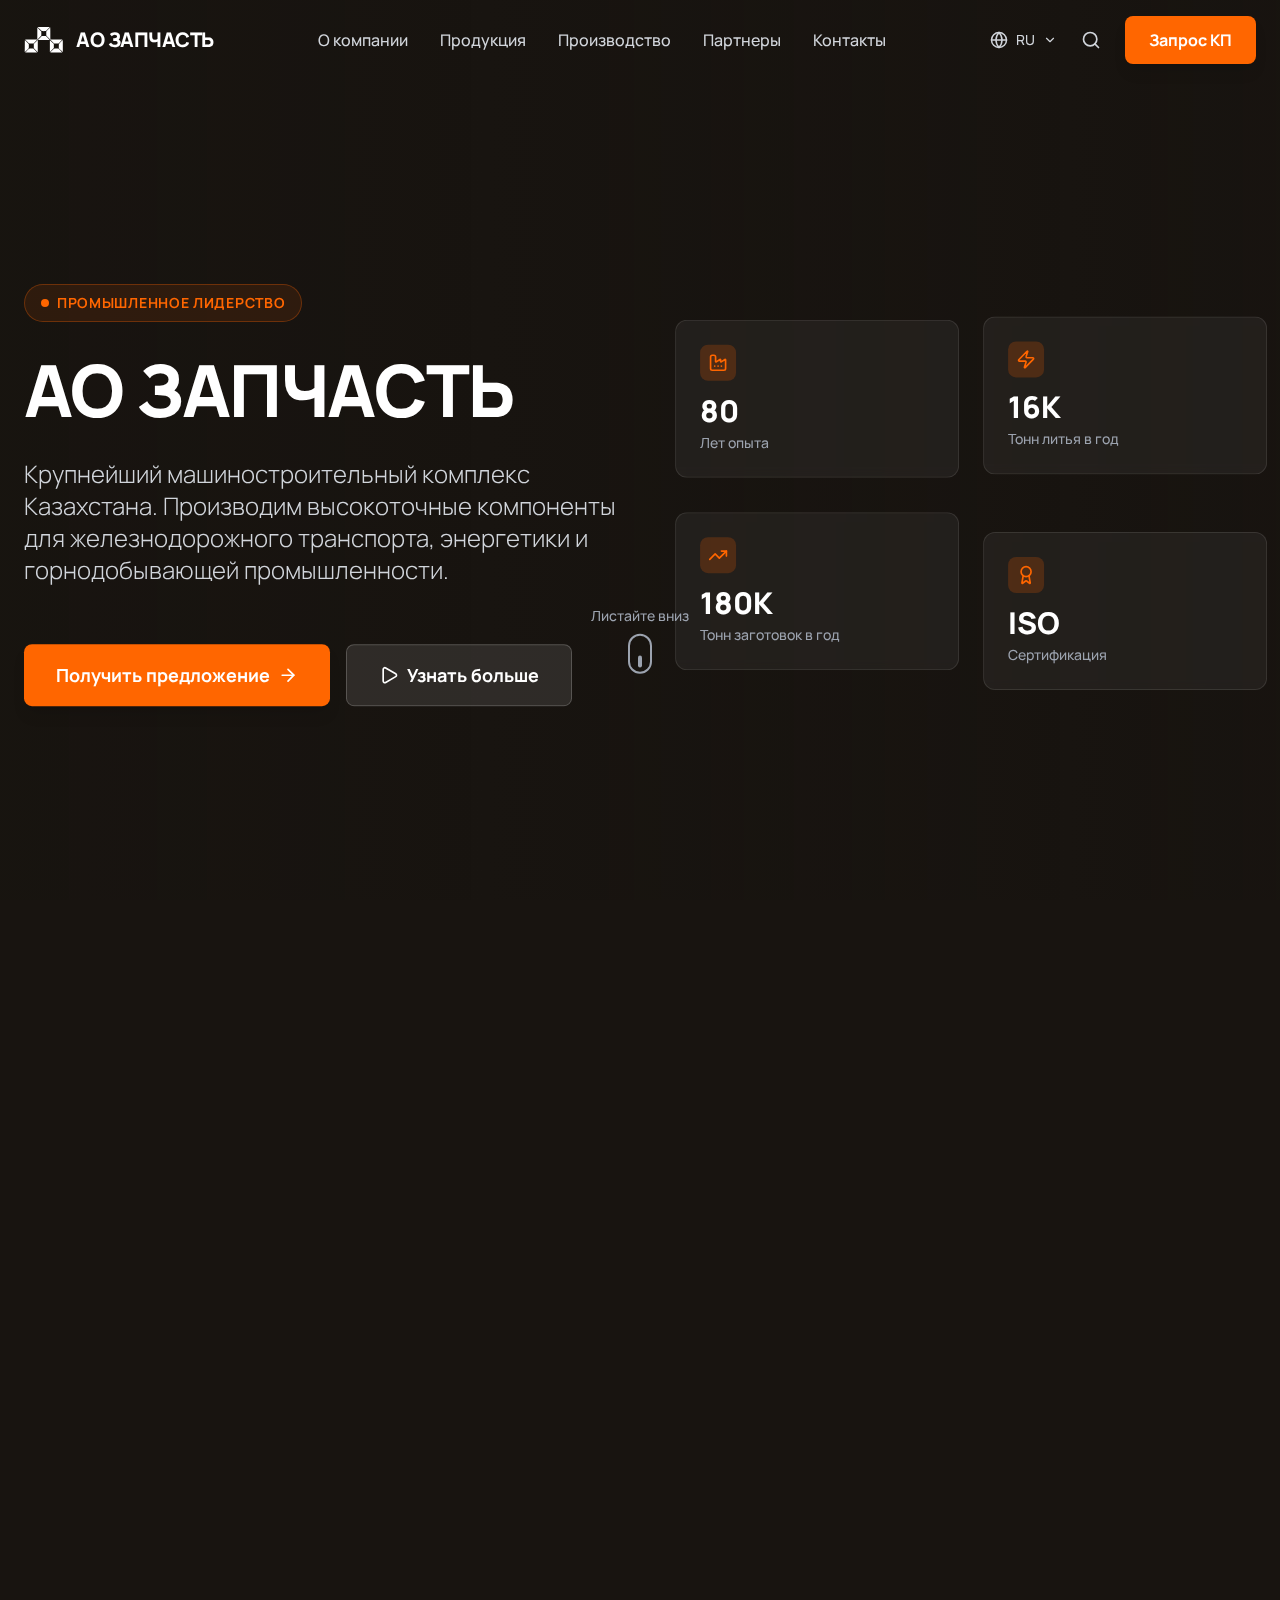
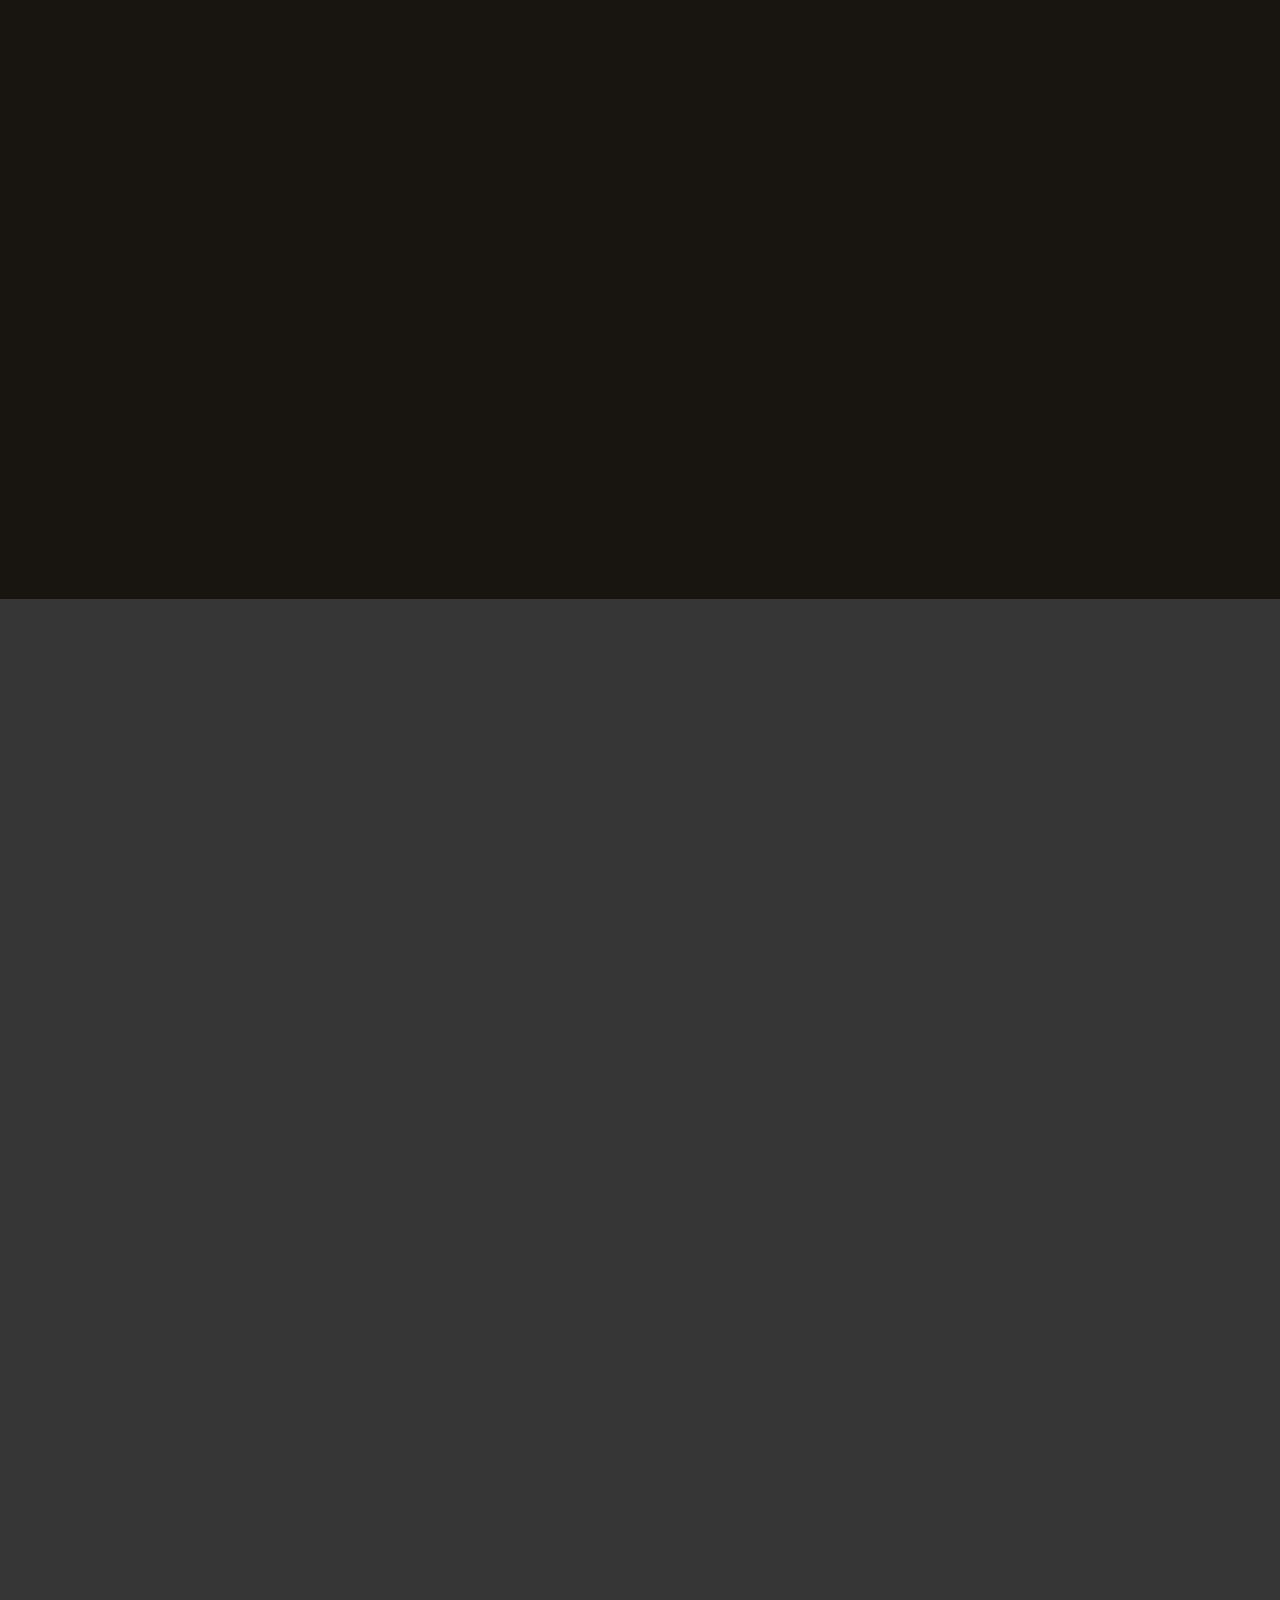
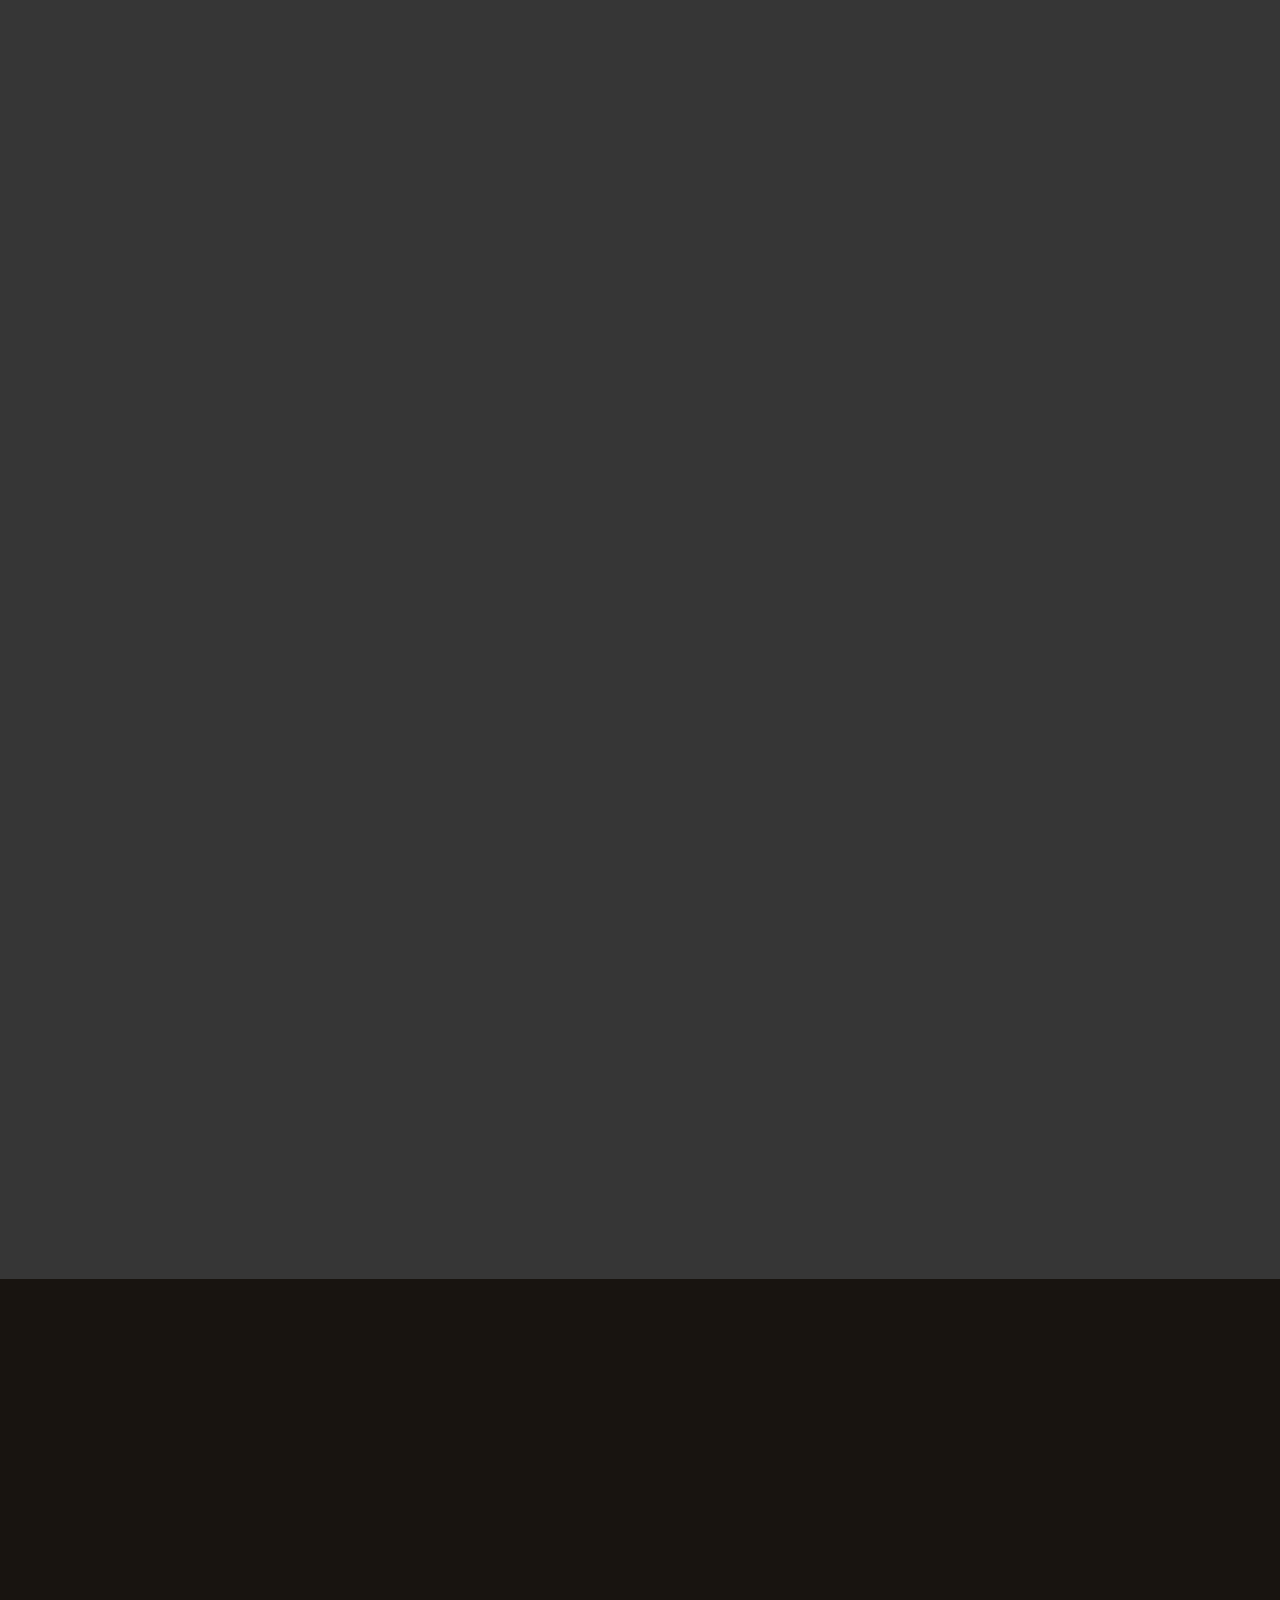
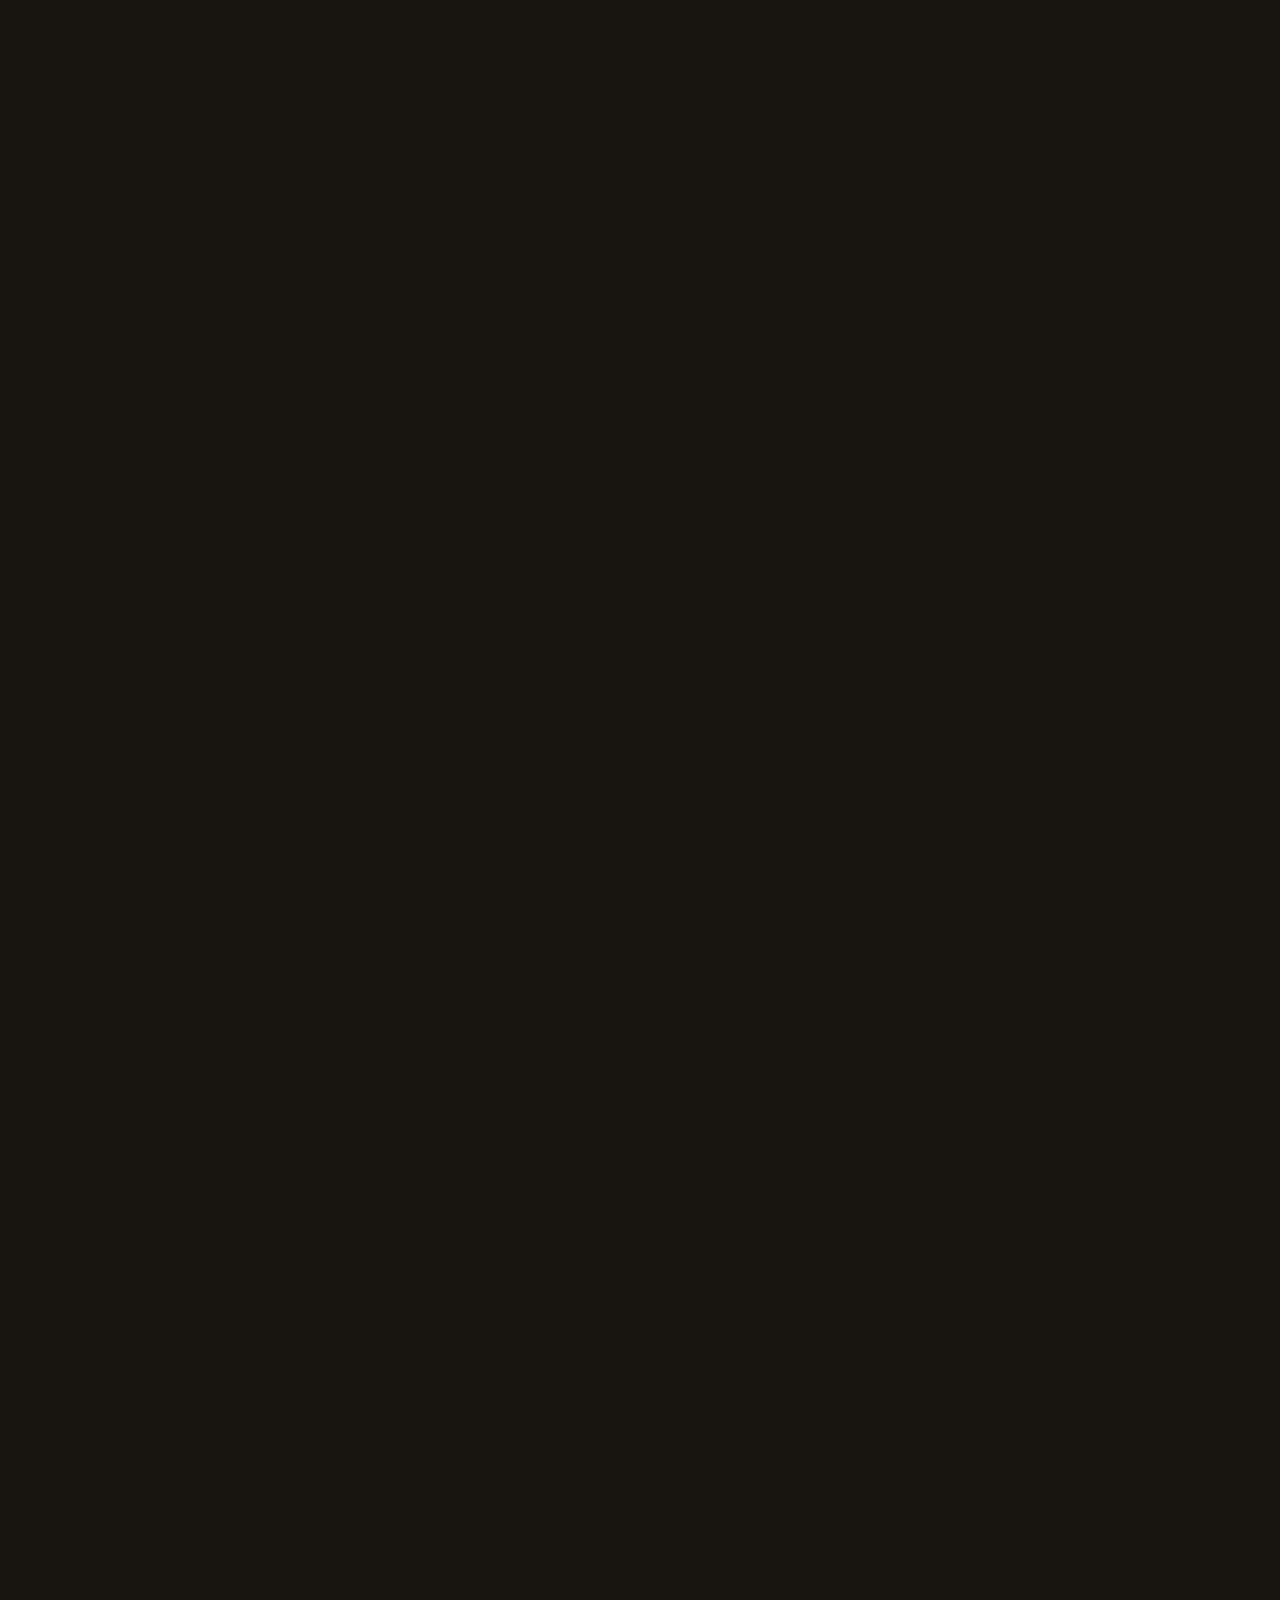
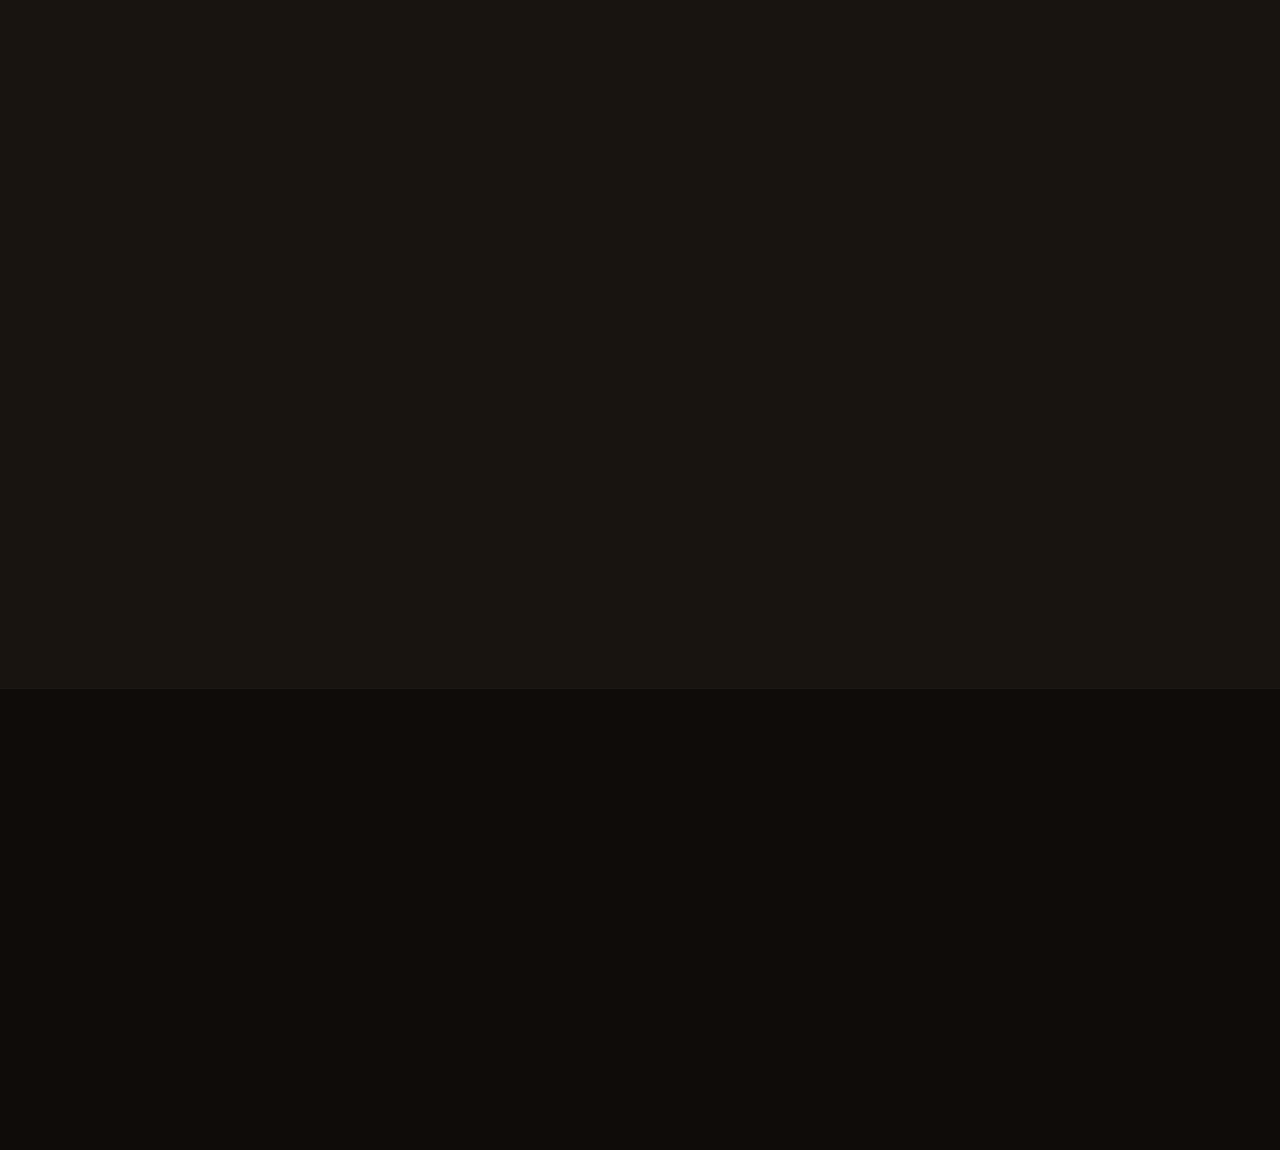
<file: index.html>
<!doctype html>
<html lang="ru" class="dark">
  <head>
    <meta charset="UTF-8" />
    <link rel="icon" type="image/x-icon" href="./favicon.ico" />
    <meta name="viewport" content="width=device-width, initial-scale=1.0" />
    <meta name="description" content="АО Запчасть - крупнейший машиностроительный комплекс Казахстана. Производство компонентов для железнодорожного транспорта, энергетики и горнодобывающей промышленности с 1938 года." />
    <meta name="keywords" content="запчасть, машиностроение, казахстан, железнодорожные компоненты, металлургия, производство" />
    <meta name="author" content="АО Запчасть" />
    
    <!-- Open Graph / Facebook -->
    <meta property="og:type" content="website" />
    <meta property="og:url" content="https://zapchast.kz/" />
    <meta property="og:title" content="АО Запчасть - Промышленное лидерство с 1938 года" />
    <meta property="og:description" content="Крупнейший машиностроительный комплекс Казахстана. Производство высокоточных компонентов для критически важных отраслей экономики." />
    <meta property="og:image" content="/og-image.jpg" />

    <!-- Twitter -->
    <meta property="twitter:card" content="summary_large_image" />
    <meta property="twitter:url" content="https://zapchast.kz/" />
    <meta property="twitter:title" content="АО Запчасть - Промышленное лидерство с 1938 года" />
    <meta property="twitter:description" content="Крупнейший машиностроительный комплекс Казахстана. Производство высокоточных компонентов для критически важных отраслей экономики." />
    <meta property="twitter:image" content="/og-image.jpg" />

    <title>АО Запчасть - Промышленное лидерство с 1938 года</title>
    
    <!-- Preload critical fonts -->
    <link rel="preconnect" href="https://fonts.googleapis.com">
    <link rel="preconnect" href="https://fonts.gstatic.com" crossorigin>
    <script type="module" crossorigin src="./assets/index-CcqfeFT3.js"></script>
    <link rel="stylesheet" crossorigin href="./assets/index-I5ThQ0VI.css">
  </head>
  <body class="bg-background-dark">
    <div id="root"></div>
  </body>
</html>
</file>
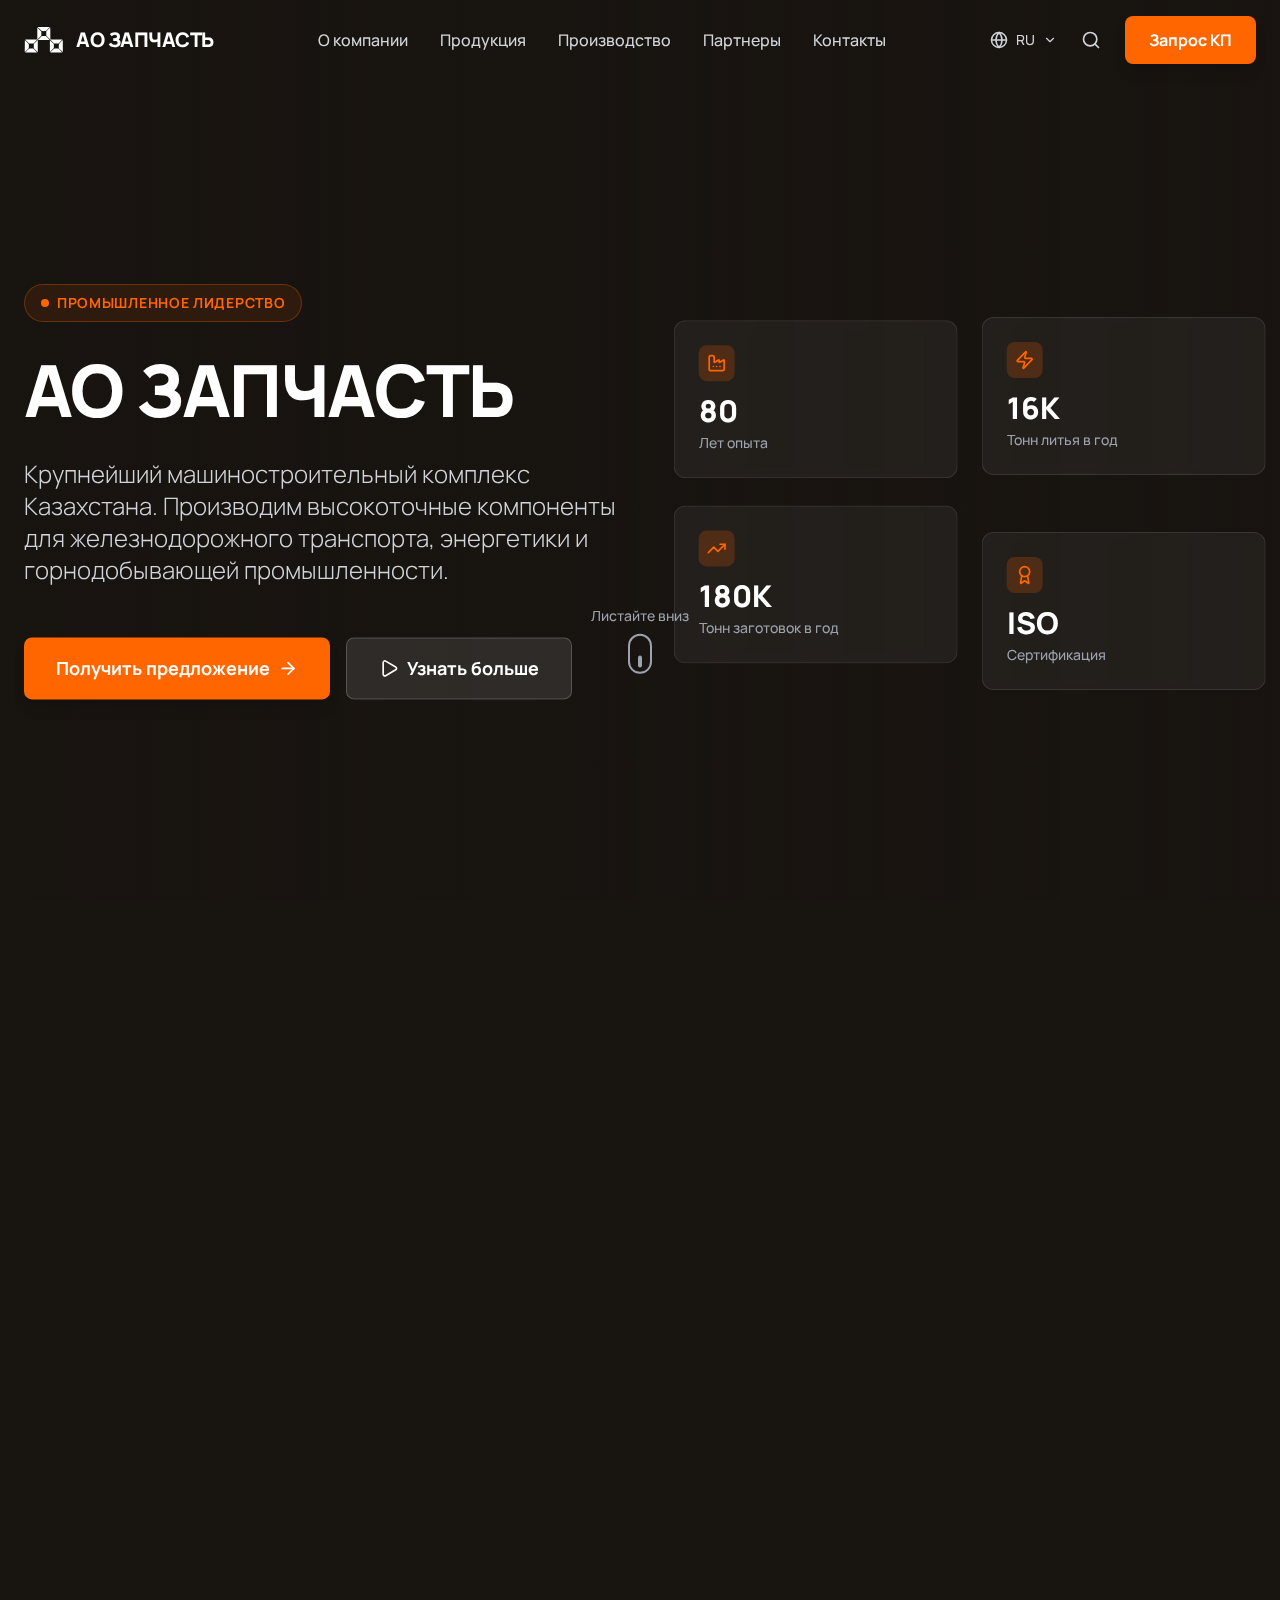
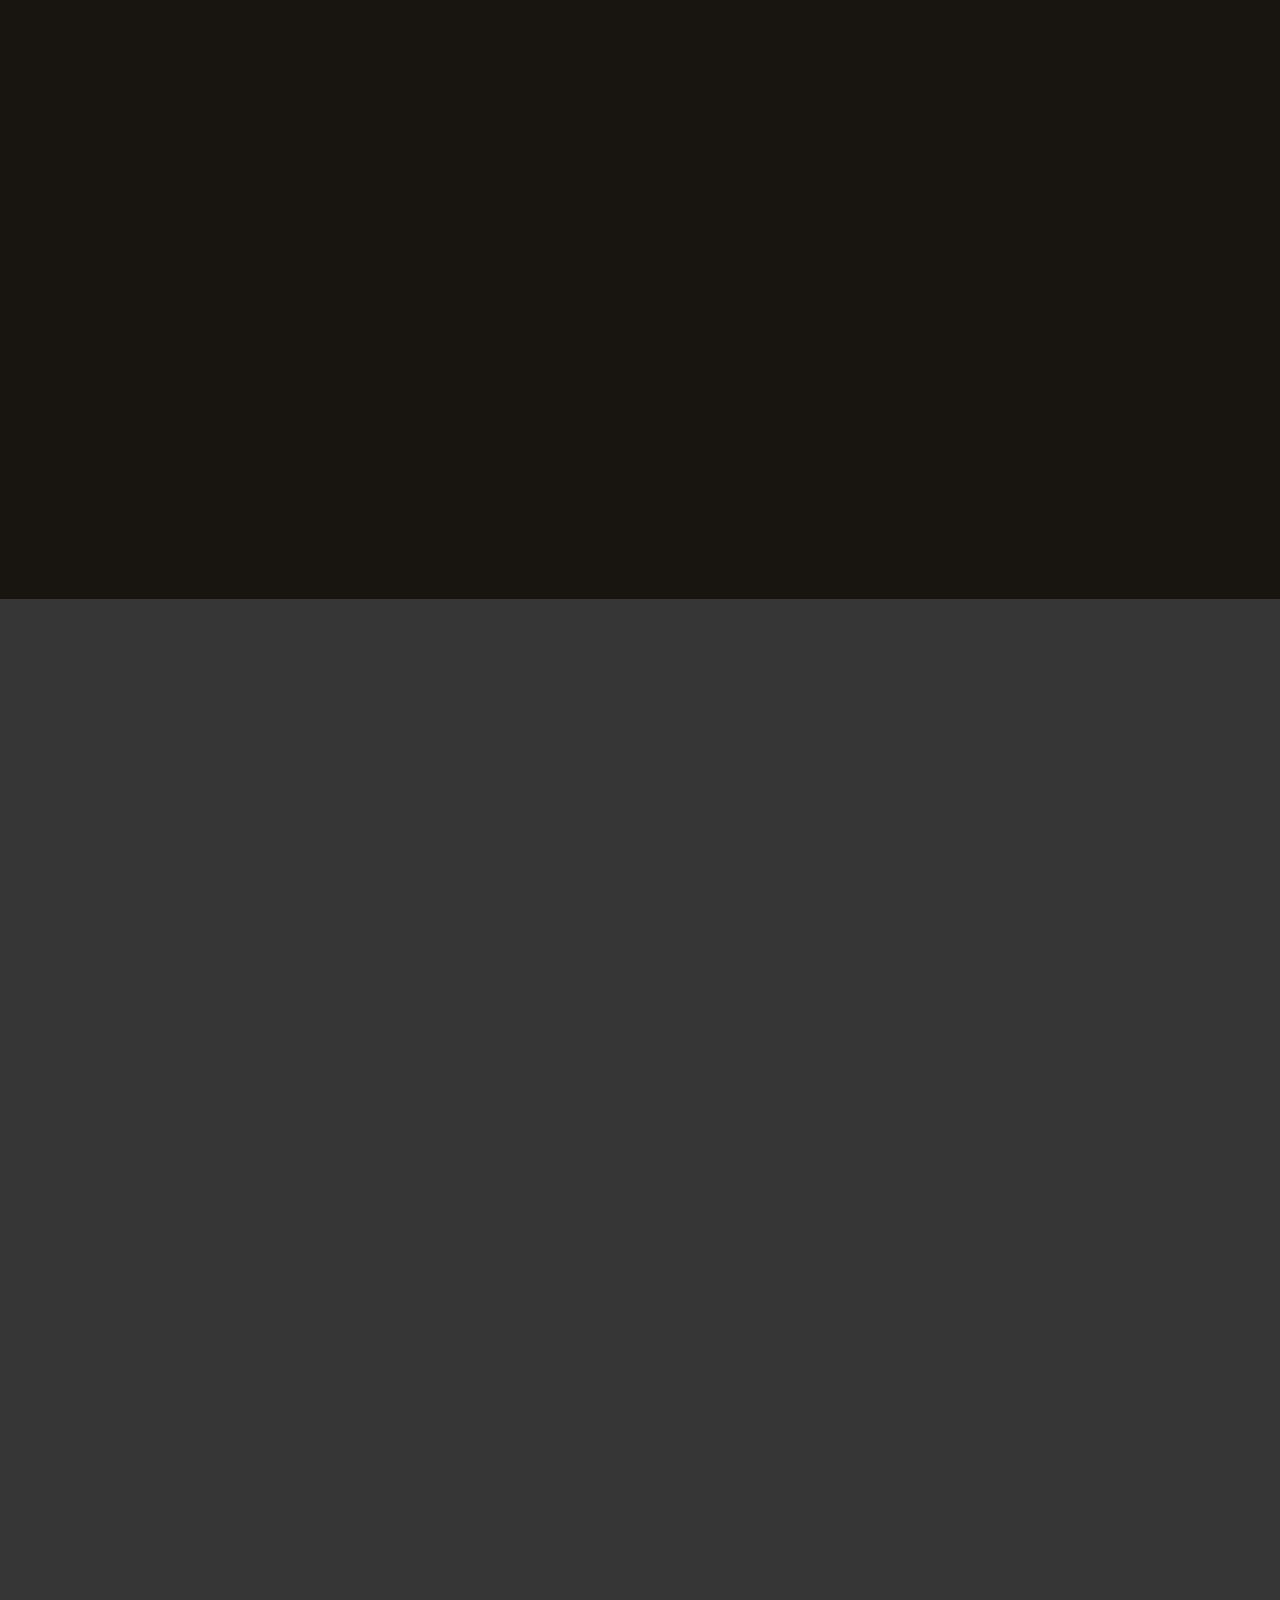
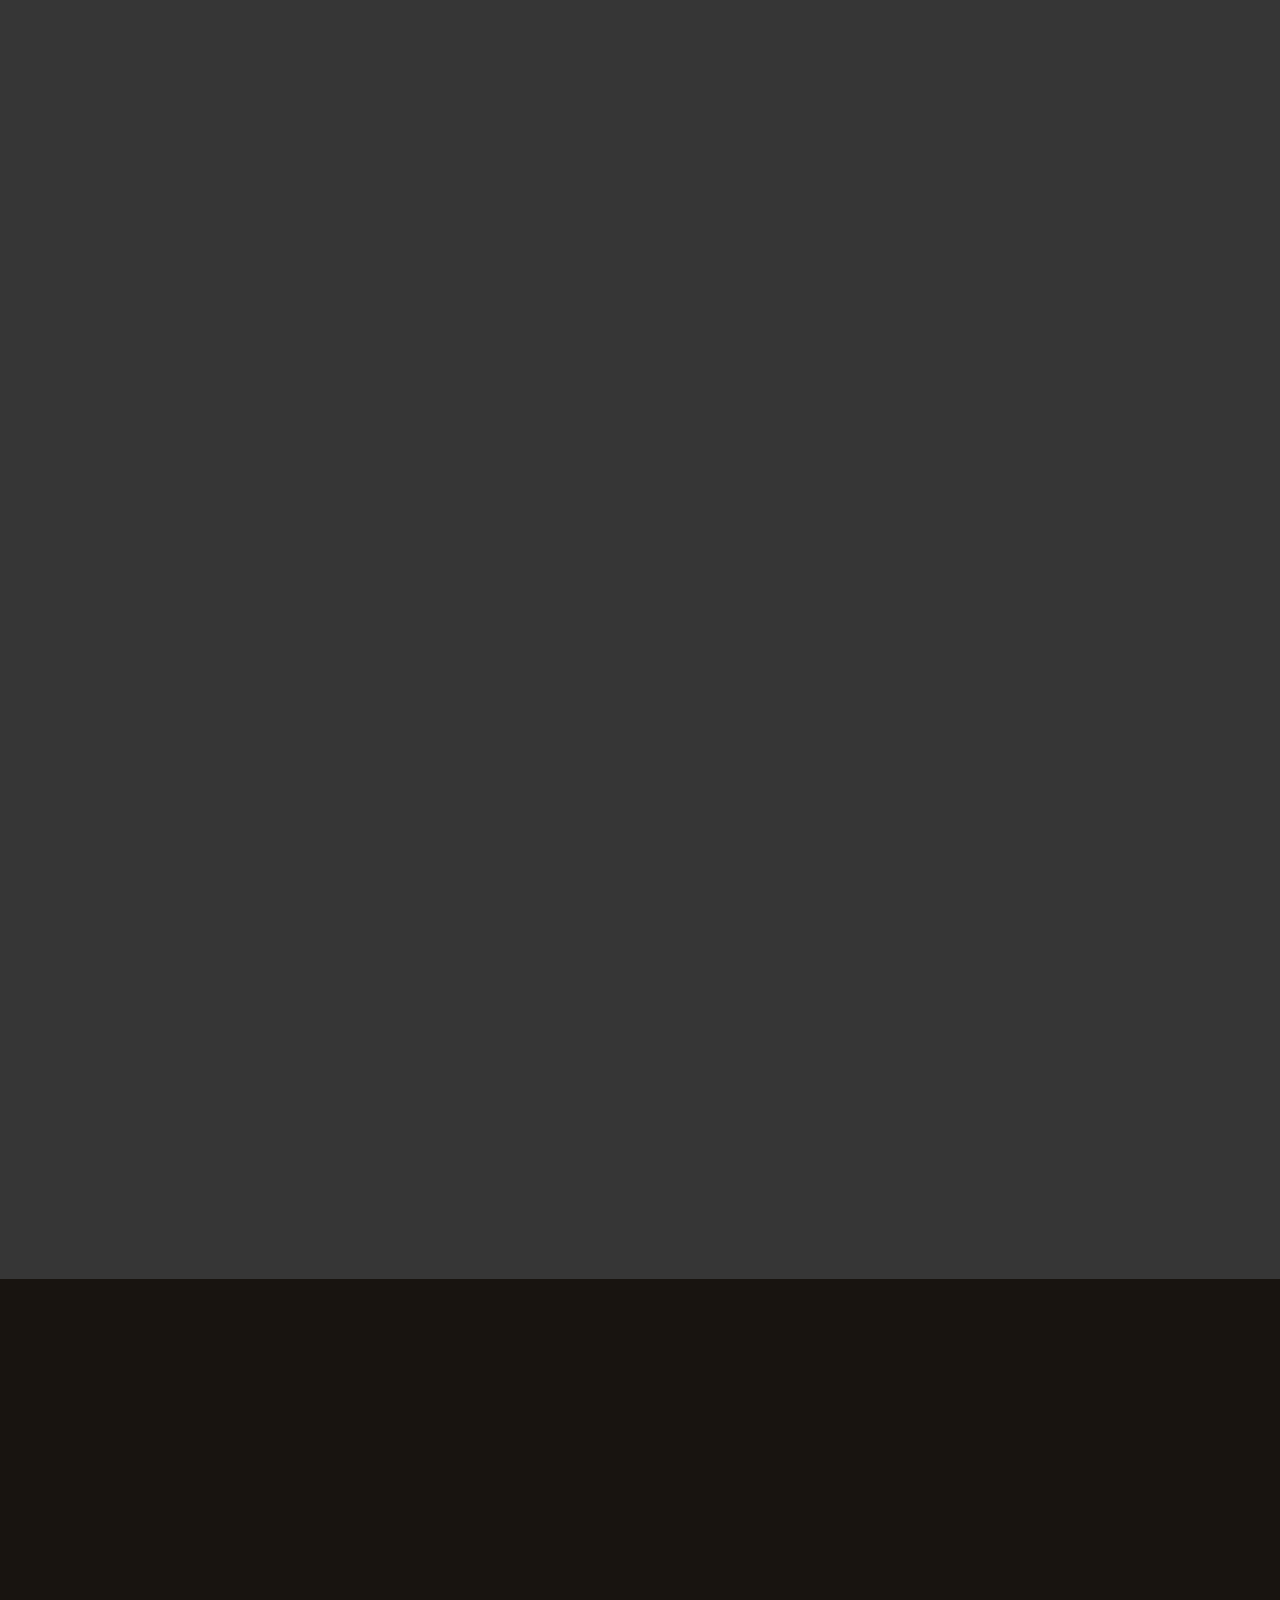
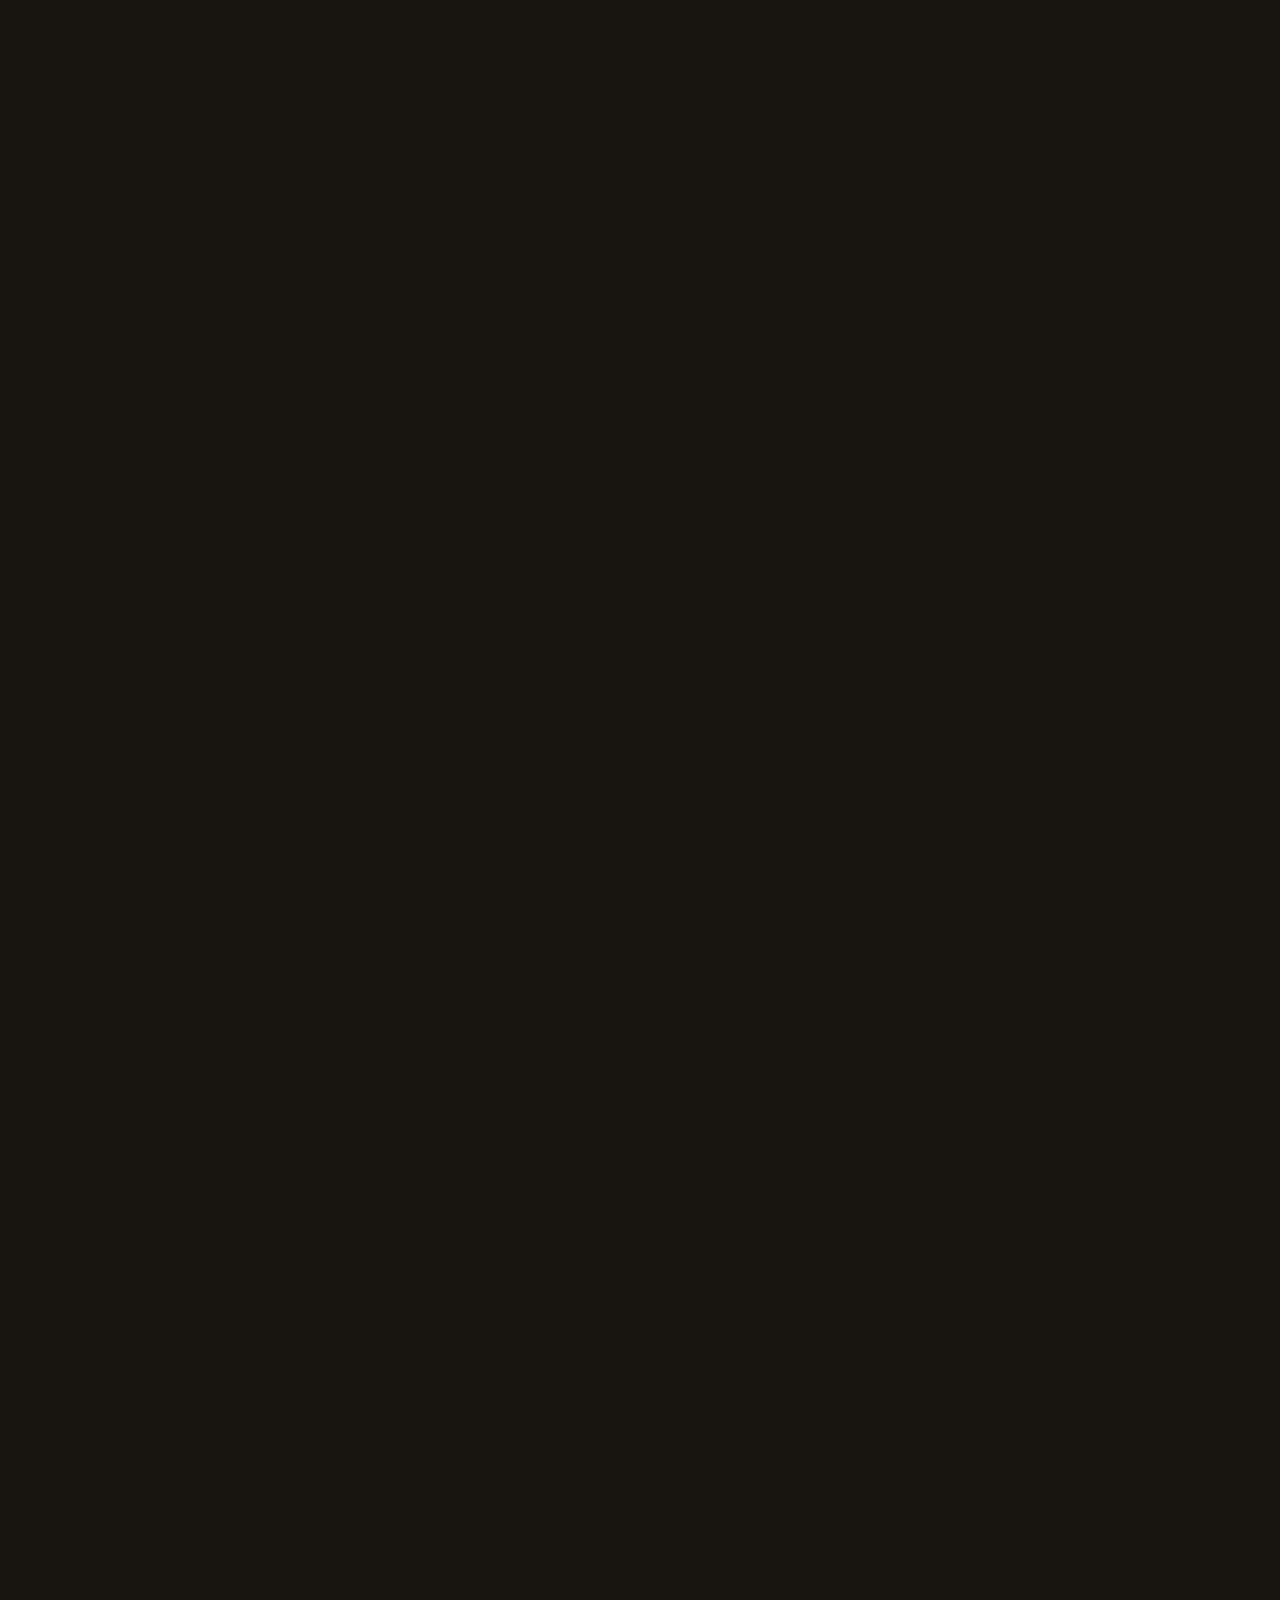
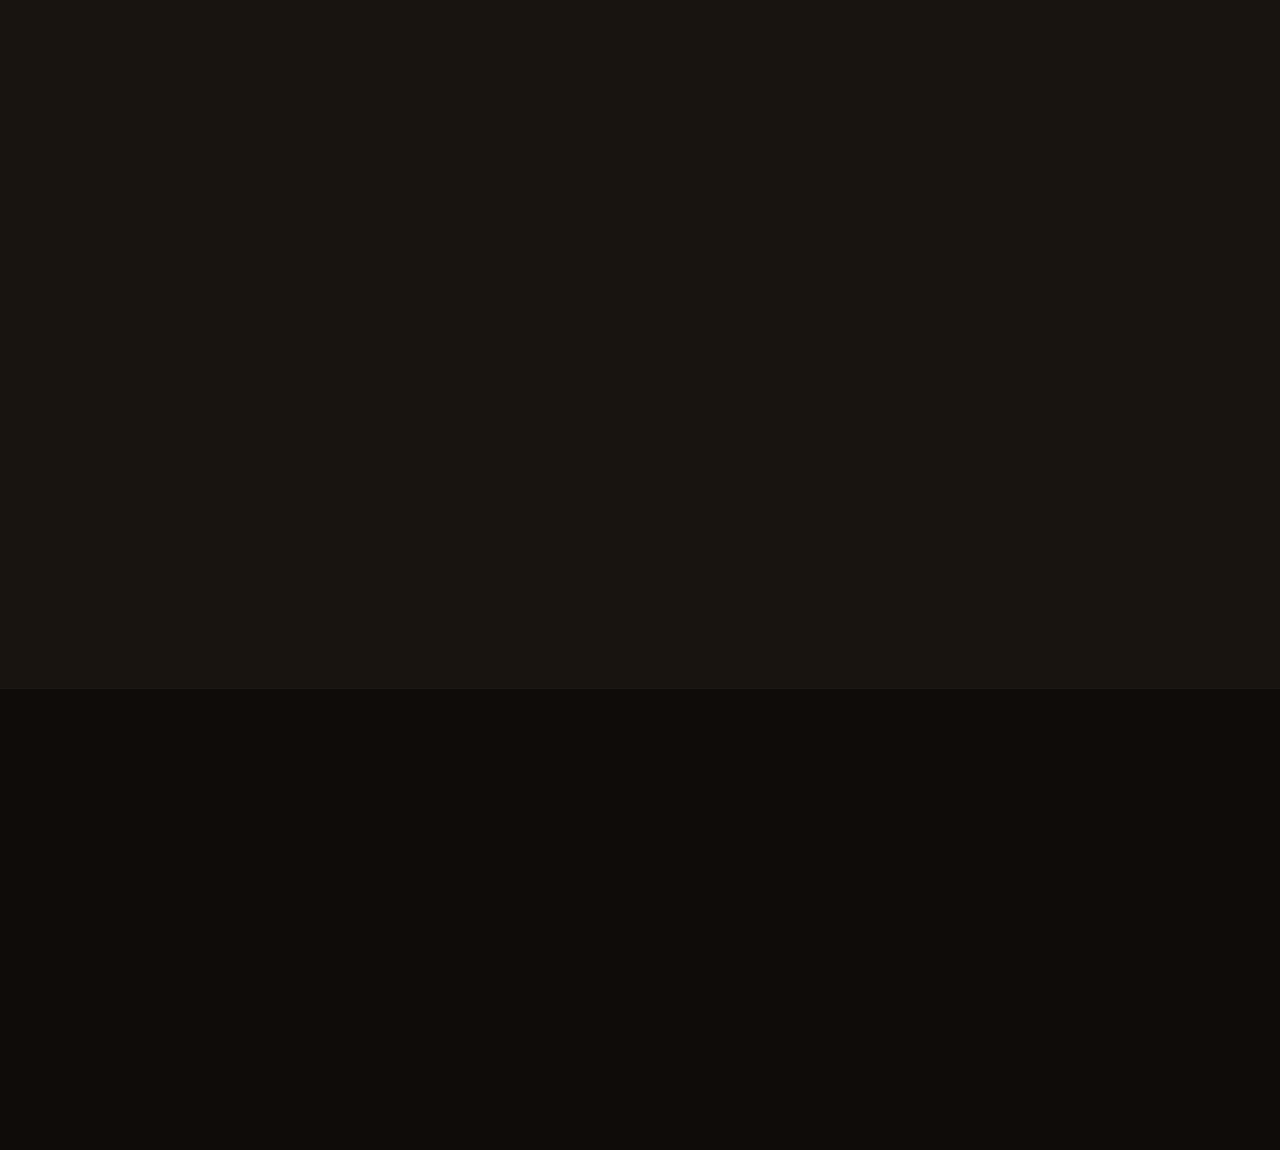
<file: catalog.html>
<!DOCTYPE html>
<html lang="ru">
<head>
    <meta charset="utf-8">
    <title>Каталог - МеталлСтрой</title>
    <script type="text/javascript">
        // Перенаправление на главную страницу с хешем catalog
        window.location.replace('/#/catalog');
    </script>
</head>
<body>
    <p>Перенаправление на каталог...</p>
</body>
</html>
</file>
<file: assets/index-I5ThQ0VI.css>
@import"https://fonts.googleapis.com/css2?family=Manrope:wght@200;300;400;500;600;700;800;900&display=swap";*,:before,:after{--tw-border-spacing-x: 0;--tw-border-spacing-y: 0;--tw-translate-x: 0;--tw-translate-y: 0;--tw-rotate: 0;--tw-skew-x: 0;--tw-skew-y: 0;--tw-scale-x: 1;--tw-scale-y: 1;--tw-pan-x: ;--tw-pan-y: ;--tw-pinch-zoom: ;--tw-scroll-snap-strictness: proximity;--tw-gradient-from-position: ;--tw-gradient-via-position: ;--tw-gradient-to-position: ;--tw-ordinal: ;--tw-slashed-zero: ;--tw-numeric-figure: ;--tw-numeric-spacing: ;--tw-numeric-fraction: ;--tw-ring-inset: ;--tw-ring-offset-width: 0px;--tw-ring-offset-color: #fff;--tw-ring-color: rgb(59 130 246 / .5);--tw-ring-offset-shadow: 0 0 #0000;--tw-ring-shadow: 0 0 #0000;--tw-shadow: 0 0 #0000;--tw-shadow-colored: 0 0 #0000;--tw-blur: ;--tw-brightness: ;--tw-contrast: ;--tw-grayscale: ;--tw-hue-rotate: ;--tw-invert: ;--tw-saturate: ;--tw-sepia: ;--tw-drop-shadow: ;--tw-backdrop-blur: ;--tw-backdrop-brightness: ;--tw-backdrop-contrast: ;--tw-backdrop-grayscale: ;--tw-backdrop-hue-rotate: ;--tw-backdrop-invert: ;--tw-backdrop-opacity: ;--tw-backdrop-saturate: ;--tw-backdrop-sepia: ;--tw-contain-size: ;--tw-contain-layout: ;--tw-contain-paint: ;--tw-contain-style: }::backdrop{--tw-border-spacing-x: 0;--tw-border-spacing-y: 0;--tw-translate-x: 0;--tw-translate-y: 0;--tw-rotate: 0;--tw-skew-x: 0;--tw-skew-y: 0;--tw-scale-x: 1;--tw-scale-y: 1;--tw-pan-x: ;--tw-pan-y: ;--tw-pinch-zoom: ;--tw-scroll-snap-strictness: proximity;--tw-gradient-from-position: ;--tw-gradient-via-position: ;--tw-gradient-to-position: ;--tw-ordinal: ;--tw-slashed-zero: ;--tw-numeric-figure: ;--tw-numeric-spacing: ;--tw-numeric-fraction: ;--tw-ring-inset: ;--tw-ring-offset-width: 0px;--tw-ring-offset-color: #fff;--tw-ring-color: rgb(59 130 246 / .5);--tw-ring-offset-shadow: 0 0 #0000;--tw-ring-shadow: 0 0 #0000;--tw-shadow: 0 0 #0000;--tw-shadow-colored: 0 0 #0000;--tw-blur: ;--tw-brightness: ;--tw-contrast: ;--tw-grayscale: ;--tw-hue-rotate: ;--tw-invert: ;--tw-saturate: ;--tw-sepia: ;--tw-drop-shadow: ;--tw-backdrop-blur: ;--tw-backdrop-brightness: ;--tw-backdrop-contrast: ;--tw-backdrop-grayscale: ;--tw-backdrop-hue-rotate: ;--tw-backdrop-invert: ;--tw-backdrop-opacity: ;--tw-backdrop-saturate: ;--tw-backdrop-sepia: ;--tw-contain-size: ;--tw-contain-layout: ;--tw-contain-paint: ;--tw-contain-style: }*,:before,:after{box-sizing:border-box;border-width:0;border-style:solid;border-color:#e5e7eb}:before,:after{--tw-content: ""}html,:host{line-height:1.5;-webkit-text-size-adjust:100%;tab-size:4;font-family:ui-sans-serif,system-ui,sans-serif,"Apple Color Emoji","Segoe UI Emoji",Segoe UI Symbol,"Noto Color Emoji";font-feature-settings:normal;font-variation-settings:normal;-webkit-tap-highlight-color:transparent}body{margin:0;line-height:inherit}hr{height:0;color:inherit;border-top-width:1px}abbr:where([title]){-webkit-text-decoration:underline dotted;text-decoration:underline dotted}h1,h2,h3,h4,h5,h6{font-size:inherit;font-weight:inherit}a{color:inherit;text-decoration:inherit}b,strong{font-weight:bolder}code,kbd,samp,pre{font-family:ui-monospace,SFMono-Regular,Menlo,Monaco,Consolas,Liberation Mono,Courier New,monospace;font-feature-settings:normal;font-variation-settings:normal;font-size:1em}small{font-size:80%}sub,sup{font-size:75%;line-height:0;position:relative;vertical-align:baseline}sub{bottom:-.25em}sup{top:-.5em}table{text-indent:0;border-color:inherit;border-collapse:collapse}button,input,optgroup,select,textarea{font-family:inherit;font-feature-settings:inherit;font-variation-settings:inherit;font-size:100%;font-weight:inherit;line-height:inherit;letter-spacing:inherit;color:inherit;margin:0;padding:0}button,select{text-transform:none}button,input:where([type=button]),input:where([type=reset]),input:where([type=submit]){-webkit-appearance:button;background-color:transparent;background-image:none}:-moz-focusring{outline:auto}:-moz-ui-invalid{box-shadow:none}progress{vertical-align:baseline}::-webkit-inner-spin-button,::-webkit-outer-spin-button{height:auto}[type=search]{-webkit-appearance:textfield;outline-offset:-2px}::-webkit-search-decoration{-webkit-appearance:none}::-webkit-file-upload-button{-webkit-appearance:button;font:inherit}summary{display:list-item}blockquote,dl,dd,h1,h2,h3,h4,h5,h6,hr,figure,p,pre{margin:0}fieldset{margin:0;padding:0}legend{padding:0}ol,ul,menu{list-style:none;margin:0;padding:0}dialog{padding:0}textarea{resize:vertical}input::placeholder,textarea::placeholder{opacity:1;color:#9ca3af}button,[role=button]{cursor:pointer}:disabled{cursor:default}img,svg,video,canvas,audio,iframe,embed,object{display:block;vertical-align:middle}img,video{max-width:100%;height:auto}[hidden]:where(:not([hidden=until-found])){display:none}html{scroll-behavior:smooth}body{font-family:Manrope,sans-serif;-webkit-font-smoothing:antialiased;-moz-osx-font-smoothing:grayscale}.btn-primary{border-radius:.5rem;--tw-bg-opacity: 1;background-color:rgb(255 102 0 / var(--tw-bg-opacity, 1));padding:.75rem 1.5rem;font-weight:700;--tw-text-opacity: 1;color:rgb(255 255 255 / var(--tw-text-opacity, 1));--tw-shadow: 0 10px 15px -3px rgb(0 0 0 / .1), 0 4px 6px -4px rgb(0 0 0 / .1);--tw-shadow-colored: 0 10px 15px -3px var(--tw-shadow-color), 0 4px 6px -4px var(--tw-shadow-color);box-shadow:var(--tw-ring-offset-shadow, 0 0 #0000),var(--tw-ring-shadow, 0 0 #0000),var(--tw-shadow);transition-property:all;transition-timing-function:cubic-bezier(.4,0,.2,1);transition-duration:.3s}.btn-primary:hover{--tw-translate-y: -.125rem;transform:translate(var(--tw-translate-x),var(--tw-translate-y)) rotate(var(--tw-rotate)) skew(var(--tw-skew-x)) skewY(var(--tw-skew-y)) scaleX(var(--tw-scale-x)) scaleY(var(--tw-scale-y));--tw-bg-opacity: 1;background-color:rgb(234 88 12 / var(--tw-bg-opacity, 1));--tw-shadow: 0 20px 25px -5px rgb(0 0 0 / .1), 0 8px 10px -6px rgb(0 0 0 / .1);--tw-shadow-colored: 0 20px 25px -5px var(--tw-shadow-color), 0 8px 10px -6px var(--tw-shadow-color);box-shadow:var(--tw-ring-offset-shadow, 0 0 #0000),var(--tw-ring-shadow, 0 0 #0000),var(--tw-shadow);--tw-shadow-color: rgb(255 102 0 / .3);--tw-shadow: var(--tw-shadow-colored)}.btn-secondary{border-radius:.5rem;border-width:1px;border-color:#fff3;background-color:#ffffff1a;padding:.75rem 1.5rem;font-weight:700;--tw-text-opacity: 1;color:rgb(255 255 255 / var(--tw-text-opacity, 1));transition-property:all;transition-timing-function:cubic-bezier(.4,0,.2,1);transition-duration:.3s}.btn-secondary:hover{border-color:#fff6;background-color:#fff3}.card-hover{transition-property:all;transition-timing-function:cubic-bezier(.4,0,.2,1);transition-duration:.5s}.card-hover:hover{--tw-scale-x: 1.05;--tw-scale-y: 1.05;transform:translate(var(--tw-translate-x),var(--tw-translate-y)) rotate(var(--tw-rotate)) skew(var(--tw-skew-x)) skewY(var(--tw-skew-y)) scaleX(var(--tw-scale-x)) scaleY(var(--tw-scale-y));--tw-shadow: 0 25px 50px -12px rgb(0 0 0 / .25);--tw-shadow-colored: 0 25px 50px -12px var(--tw-shadow-color);box-shadow:var(--tw-ring-offset-shadow, 0 0 #0000),var(--tw-ring-shadow, 0 0 #0000),var(--tw-shadow)}.text-gradient{background-image:linear-gradient(to right,var(--tw-gradient-stops));--tw-gradient-from: #ff6600 var(--tw-gradient-from-position);--tw-gradient-to: rgb(255 102 0 / 0) var(--tw-gradient-to-position);--tw-gradient-stops: var(--tw-gradient-from), var(--tw-gradient-to);--tw-gradient-to: #f97316 var(--tw-gradient-to-position);-webkit-background-clip:text;background-clip:text;color:transparent}.pointer-events-none{pointer-events:none}.fixed{position:fixed}.absolute{position:absolute}.relative{position:relative}.sticky{position:-webkit-sticky;position:sticky}.inset-0{inset:0}.bottom-0{bottom:0}.bottom-4{bottom:1rem}.bottom-6{bottom:1.5rem}.bottom-8{bottom:2rem}.left-0{left:0}.left-1\/2{left:50%}.left-3{left:.75rem}.left-4{left:1rem}.left-6{left:1.5rem}.right-0{right:0}.right-4{right:1rem}.right-6{right:1.5rem}.right-8{right:2rem}.top-0{top:0}.top-1\/2{top:50%}.top-20{top:5rem}.top-24{top:6rem}.top-3{top:.75rem}.top-4{top:1rem}.top-6{top:1.5rem}.top-full{top:100%}.z-0{z-index:0}.z-10{z-index:10}.z-40{z-index:40}.z-50{z-index:50}.mx-4{margin-left:1rem;margin-right:1rem}.mx-auto{margin-left:auto;margin-right:auto}.mb-1{margin-bottom:.25rem}.mb-12{margin-bottom:3rem}.mb-16{margin-bottom:4rem}.mb-2{margin-bottom:.5rem}.mb-20{margin-bottom:5rem}.mb-3{margin-bottom:.75rem}.mb-4{margin-bottom:1rem}.mb-6{margin-bottom:1.5rem}.mb-8{margin-bottom:2rem}.mt-1{margin-top:.25rem}.mt-2{margin-top:.5rem}.mt-6{margin-top:1.5rem}.line-clamp-2{overflow:hidden;display:-webkit-box;-webkit-box-orient:vertical;-webkit-line-clamp:2}.line-clamp-3{overflow:hidden;display:-webkit-box;-webkit-box-orient:vertical;-webkit-line-clamp:3}.block{display:block}.flex{display:flex}.inline-flex{display:inline-flex}.grid{display:grid}.hidden{display:none}.h-1{height:.25rem}.h-1\.5{height:.375rem}.h-10{height:2.5rem}.h-12{height:3rem}.h-2{height:.5rem}.h-20{height:5rem}.h-3{height:.75rem}.h-48{height:12rem}.h-5{height:1.25rem}.h-6{height:1.5rem}.h-64{height:16rem}.h-8{height:2rem}.h-96{height:24rem}.h-\[300\%\]{height:300%}.h-full{height:100%}.min-h-screen{min-height:100vh}.w-0{width:0px}.w-1{width:.25rem}.w-1\.5{width:.375rem}.w-10{width:2.5rem}.w-12{width:3rem}.w-2{width:.5rem}.w-3{width:.75rem}.w-5{width:1.25rem}.w-6{width:1.5rem}.w-8{width:2rem}.w-\[300\%\]{width:300%}.w-full{width:100%}.max-w-2xl{max-width:42rem}.max-w-3xl{max-width:48rem}.max-w-4xl{max-width:56rem}.max-w-7xl{max-width:80rem}.max-w-md{max-width:28rem}.flex-1{flex:1 1 0%}.flex-shrink-0{flex-shrink:0}.-translate-x-1\/2{--tw-translate-x: -50%;transform:translate(var(--tw-translate-x),var(--tw-translate-y)) rotate(var(--tw-rotate)) skew(var(--tw-skew-x)) skewY(var(--tw-skew-y)) scaleX(var(--tw-scale-x)) scaleY(var(--tw-scale-y))}.-translate-y-1\/2{--tw-translate-y: -50%;transform:translate(var(--tw-translate-x),var(--tw-translate-y)) rotate(var(--tw-rotate)) skew(var(--tw-skew-x)) skewY(var(--tw-skew-y)) scaleX(var(--tw-scale-x)) scaleY(var(--tw-scale-y))}.rotate-180{--tw-rotate: 180deg;transform:translate(var(--tw-translate-x),var(--tw-translate-y)) rotate(var(--tw-rotate)) skew(var(--tw-skew-x)) skewY(var(--tw-skew-y)) scaleX(var(--tw-scale-x)) scaleY(var(--tw-scale-y))}.scale-125{--tw-scale-x: 1.25;--tw-scale-y: 1.25;transform:translate(var(--tw-translate-x),var(--tw-translate-y)) rotate(var(--tw-rotate)) skew(var(--tw-skew-x)) skewY(var(--tw-skew-y)) scaleX(var(--tw-scale-x)) scaleY(var(--tw-scale-y))}.transform{transform:translate(var(--tw-translate-x),var(--tw-translate-y)) rotate(var(--tw-rotate)) skew(var(--tw-skew-x)) skewY(var(--tw-skew-y)) scaleX(var(--tw-scale-x)) scaleY(var(--tw-scale-y))}@keyframes pulse{50%{opacity:.5}}.animate-pulse{animation:pulse 2s cubic-bezier(.4,0,.6,1) infinite}.cursor-pointer{cursor:pointer}.resize-none{resize:none}.grid-cols-1{grid-template-columns:repeat(1,minmax(0,1fr))}.grid-cols-2{grid-template-columns:repeat(2,minmax(0,1fr))}.grid-cols-3{grid-template-columns:repeat(3,minmax(0,1fr))}.flex-col{flex-direction:column}.flex-wrap{flex-wrap:wrap}.items-start{align-items:flex-start}.items-center{align-items:center}.justify-center{justify-content:center}.justify-between{justify-content:space-between}.gap-0{gap:0px}.gap-1{gap:.25rem}.gap-12{gap:3rem}.gap-16{gap:4rem}.gap-2{gap:.5rem}.gap-3{gap:.75rem}.gap-4{gap:1rem}.gap-6{gap:1.5rem}.gap-8{gap:2rem}.space-x-2>:not([hidden])~:not([hidden]){--tw-space-x-reverse: 0;margin-right:calc(.5rem * var(--tw-space-x-reverse));margin-left:calc(.5rem * calc(1 - var(--tw-space-x-reverse)))}.space-y-2>:not([hidden])~:not([hidden]){--tw-space-y-reverse: 0;margin-top:calc(.5rem * calc(1 - var(--tw-space-y-reverse)));margin-bottom:calc(.5rem * var(--tw-space-y-reverse))}.space-y-3>:not([hidden])~:not([hidden]){--tw-space-y-reverse: 0;margin-top:calc(.75rem * calc(1 - var(--tw-space-y-reverse)));margin-bottom:calc(.75rem * var(--tw-space-y-reverse))}.space-y-4>:not([hidden])~:not([hidden]){--tw-space-y-reverse: 0;margin-top:calc(1rem * calc(1 - var(--tw-space-y-reverse)));margin-bottom:calc(1rem * var(--tw-space-y-reverse))}.space-y-6>:not([hidden])~:not([hidden]){--tw-space-y-reverse: 0;margin-top:calc(1.5rem * calc(1 - var(--tw-space-y-reverse)));margin-bottom:calc(1.5rem * var(--tw-space-y-reverse))}.space-y-8>:not([hidden])~:not([hidden]){--tw-space-y-reverse: 0;margin-top:calc(2rem * calc(1 - var(--tw-space-y-reverse)));margin-bottom:calc(2rem * var(--tw-space-y-reverse))}.overflow-hidden{overflow:hidden}.rounded{border-radius:.25rem}.rounded-2xl{border-radius:1rem}.rounded-full{border-radius:9999px}.rounded-lg{border-radius:.5rem}.rounded-xl{border-radius:.75rem}.border{border-width:1px}.border-2{border-width:2px}.border-b{border-bottom-width:1px}.border-t{border-top-width:1px}.border-gray-200{--tw-border-opacity: 1;border-color:rgb(229 231 235 / var(--tw-border-opacity, 1))}.border-gray-300{--tw-border-opacity: 1;border-color:rgb(209 213 219 / var(--tw-border-opacity, 1))}.border-gray-400{--tw-border-opacity: 1;border-color:rgb(156 163 175 / var(--tw-border-opacity, 1))}.border-primary{--tw-border-opacity: 1;border-color:rgb(255 102 0 / var(--tw-border-opacity, 1))}.border-primary\/20{border-color:#f603}.border-primary\/30{border-color:#ff66004d}.border-white\/10{border-color:#ffffff1a}.border-white\/5{border-color:#ffffff0d}.bg-\[\#0f0c09\]{--tw-bg-opacity: 1;background-color:rgb(15 12 9 / var(--tw-bg-opacity, 1))}.bg-background-dark{--tw-bg-opacity: 1;background-color:rgb(24 20 16 / var(--tw-bg-opacity, 1))}.bg-background-dark\/95{background-color:#181410f2}.bg-background-light{--tw-bg-opacity: 1;background-color:rgb(248 247 245 / var(--tw-bg-opacity, 1))}.bg-black\/20{background-color:#0003}.bg-black\/30{background-color:#0000004d}.bg-black\/40{background-color:#0006}.bg-black\/50{background-color:#00000080}.bg-gray-100{--tw-bg-opacity: 1;background-color:rgb(243 244 246 / var(--tw-bg-opacity, 1))}.bg-gray-400{--tw-bg-opacity: 1;background-color:rgb(156 163 175 / var(--tw-bg-opacity, 1))}.bg-primary{--tw-bg-opacity: 1;background-color:rgb(255 102 0 / var(--tw-bg-opacity, 1))}.bg-primary\/10{background-color:#ff66001a}.bg-primary\/20{background-color:#f603}.bg-surface-dark\/50{background-color:#23170f80}.bg-transparent{background-color:transparent}.bg-white{--tw-bg-opacity: 1;background-color:rgb(255 255 255 / var(--tw-bg-opacity, 1))}.bg-white\/10{background-color:#ffffff1a}.bg-white\/20{background-color:#fff3}.bg-white\/5{background-color:#ffffff0d}.bg-white\/50{background-color:#ffffff80}.bg-gradient-to-r{background-image:linear-gradient(to right,var(--tw-gradient-stops))}.bg-gradient-to-t{background-image:linear-gradient(to top,var(--tw-gradient-stops))}.from-background-dark{--tw-gradient-from: #181410 var(--tw-gradient-from-position);--tw-gradient-to: rgb(24 20 16 / 0) var(--tw-gradient-to-position);--tw-gradient-stops: var(--tw-gradient-from), var(--tw-gradient-to)}.from-background-dark\/90{--tw-gradient-from: rgb(24 20 16 / .9) var(--tw-gradient-from-position);--tw-gradient-to: rgb(24 20 16 / 0) var(--tw-gradient-to-position);--tw-gradient-stops: var(--tw-gradient-from), var(--tw-gradient-to)}.from-black\/60{--tw-gradient-from: rgb(0 0 0 / .6) var(--tw-gradient-from-position);--tw-gradient-to: rgb(0 0 0 / 0) var(--tw-gradient-to-position);--tw-gradient-stops: var(--tw-gradient-from), var(--tw-gradient-to)}.from-blue-600{--tw-gradient-from: #2563eb var(--tw-gradient-from-position);--tw-gradient-to: rgb(37 99 235 / 0) var(--tw-gradient-to-position);--tw-gradient-stops: var(--tw-gradient-from), var(--tw-gradient-to)}.from-gray-600{--tw-gradient-from: #4b5563 var(--tw-gradient-from-position);--tw-gradient-to: rgb(75 85 99 / 0) var(--tw-gradient-to-position);--tw-gradient-stops: var(--tw-gradient-from), var(--tw-gradient-to)}.from-orange-600{--tw-gradient-from: #ea580c var(--tw-gradient-from-position);--tw-gradient-to: rgb(234 88 12 / 0) var(--tw-gradient-to-position);--tw-gradient-stops: var(--tw-gradient-from), var(--tw-gradient-to)}.from-primary\/10{--tw-gradient-from: rgb(255 102 0 / .1) var(--tw-gradient-from-position);--tw-gradient-to: rgb(255 102 0 / 0) var(--tw-gradient-to-position);--tw-gradient-stops: var(--tw-gradient-from), var(--tw-gradient-to)}.via-background-dark\/70{--tw-gradient-to: rgb(24 20 16 / 0) var(--tw-gradient-to-position);--tw-gradient-stops: var(--tw-gradient-from), rgb(24 20 16 / .7) var(--tw-gradient-via-position), var(--tw-gradient-to)}.via-background-dark\/80{--tw-gradient-to: rgb(24 20 16 / 0) var(--tw-gradient-to-position);--tw-gradient-stops: var(--tw-gradient-from), rgb(24 20 16 / .8) var(--tw-gradient-via-position), var(--tw-gradient-to)}.via-transparent{--tw-gradient-to: rgb(0 0 0 / 0) var(--tw-gradient-to-position);--tw-gradient-stops: var(--tw-gradient-from), transparent var(--tw-gradient-via-position), var(--tw-gradient-to)}.to-background-dark{--tw-gradient-to: #181410 var(--tw-gradient-to-position)}.to-background-dark\/40{--tw-gradient-to: rgb(24 20 16 / .4) var(--tw-gradient-to-position)}.to-blue-800{--tw-gradient-to: #1e40af var(--tw-gradient-to-position)}.to-gray-800{--tw-gradient-to: #1f2937 var(--tw-gradient-to-position)}.to-orange-500\/10{--tw-gradient-to: rgb(249 115 22 / .1) var(--tw-gradient-to-position)}.to-red-600{--tw-gradient-to: #dc2626 var(--tw-gradient-to-position)}.to-transparent{--tw-gradient-to: transparent var(--tw-gradient-to-position)}.bg-cover{background-size:cover}.bg-fixed{background-attachment:fixed}.bg-center{background-position:center}.object-cover{object-fit:cover}.p-2{padding:.5rem}.p-3{padding:.75rem}.p-4{padding:1rem}.p-6{padding:1.5rem}.p-8{padding:2rem}.px-2{padding-left:.5rem;padding-right:.5rem}.px-3{padding-left:.75rem;padding-right:.75rem}.px-4{padding-left:1rem;padding-right:1rem}.px-6{padding-left:1.5rem;padding-right:1.5rem}.px-8{padding-left:2rem;padding-right:2rem}.py-1{padding-top:.25rem;padding-bottom:.25rem}.py-12{padding-top:3rem;padding-bottom:3rem}.py-2{padding-top:.5rem;padding-bottom:.5rem}.py-20{padding-top:5rem;padding-bottom:5rem}.py-24{padding-top:6rem;padding-bottom:6rem}.py-3{padding-top:.75rem;padding-bottom:.75rem}.py-4{padding-top:1rem;padding-bottom:1rem}.py-8{padding-top:2rem;padding-bottom:2rem}.pb-6{padding-bottom:1.5rem}.pl-10{padding-left:2.5rem}.pr-4{padding-right:1rem}.pt-20{padding-top:5rem}.pt-4{padding-top:1rem}.pt-8{padding-top:2rem}.text-left{text-align:left}.text-center{text-align:center}.text-2xl{font-size:1.5rem;line-height:2rem}.text-3xl{font-size:1.875rem;line-height:2.25rem}.text-4xl{font-size:2.25rem;line-height:2.5rem}.text-5xl{font-size:3rem;line-height:1}.text-lg{font-size:1.125rem;line-height:1.75rem}.text-sm{font-size:.875rem;line-height:1.25rem}.text-xl{font-size:1.25rem;line-height:1.75rem}.text-xs{font-size:.75rem;line-height:1rem}.font-black{font-weight:900}.font-bold{font-weight:700}.font-extrabold{font-weight:800}.font-light{font-weight:300}.font-medium{font-weight:500}.uppercase{text-transform:uppercase}.leading-\[1\.1\]{line-height:1.1}.leading-relaxed{line-height:1.625}.leading-tight{line-height:1.25}.tracking-tight{letter-spacing:-.025em}.tracking-wider{letter-spacing:.05em}.text-gray-200{--tw-text-opacity: 1;color:rgb(229 231 235 / var(--tw-text-opacity, 1))}.text-gray-300{--tw-text-opacity: 1;color:rgb(209 213 219 / var(--tw-text-opacity, 1))}.text-gray-400{--tw-text-opacity: 1;color:rgb(156 163 175 / var(--tw-text-opacity, 1))}.text-gray-500{--tw-text-opacity: 1;color:rgb(107 114 128 / var(--tw-text-opacity, 1))}.text-gray-600{--tw-text-opacity: 1;color:rgb(75 85 99 / var(--tw-text-opacity, 1))}.text-gray-700{--tw-text-opacity: 1;color:rgb(55 65 81 / var(--tw-text-opacity, 1))}.text-gray-900{--tw-text-opacity: 1;color:rgb(17 24 39 / var(--tw-text-opacity, 1))}.text-primary{--tw-text-opacity: 1;color:rgb(255 102 0 / var(--tw-text-opacity, 1))}.text-white{--tw-text-opacity: 1;color:rgb(255 255 255 / var(--tw-text-opacity, 1))}.placeholder-gray-400::placeholder{--tw-placeholder-opacity: 1;color:rgb(156 163 175 / var(--tw-placeholder-opacity, 1))}.placeholder-gray-500::placeholder{--tw-placeholder-opacity: 1;color:rgb(107 114 128 / var(--tw-placeholder-opacity, 1))}.opacity-10{opacity:.1}.opacity-60{opacity:.6}.shadow-2xl{--tw-shadow: 0 25px 50px -12px rgb(0 0 0 / .25);--tw-shadow-colored: 0 25px 50px -12px var(--tw-shadow-color);box-shadow:var(--tw-ring-offset-shadow, 0 0 #0000),var(--tw-ring-shadow, 0 0 #0000),var(--tw-shadow)}.shadow-lg{--tw-shadow: 0 10px 15px -3px rgb(0 0 0 / .1), 0 4px 6px -4px rgb(0 0 0 / .1);--tw-shadow-colored: 0 10px 15px -3px var(--tw-shadow-color), 0 4px 6px -4px var(--tw-shadow-color);box-shadow:var(--tw-ring-offset-shadow, 0 0 #0000),var(--tw-ring-shadow, 0 0 #0000),var(--tw-shadow)}.shadow-xl{--tw-shadow: 0 20px 25px -5px rgb(0 0 0 / .1), 0 8px 10px -6px rgb(0 0 0 / .1);--tw-shadow-colored: 0 20px 25px -5px var(--tw-shadow-color), 0 8px 10px -6px var(--tw-shadow-color);box-shadow:var(--tw-ring-offset-shadow, 0 0 #0000),var(--tw-ring-shadow, 0 0 #0000),var(--tw-shadow)}.outline-none{outline:2px solid transparent;outline-offset:2px}.filter{filter:var(--tw-blur) var(--tw-brightness) var(--tw-contrast) var(--tw-grayscale) var(--tw-hue-rotate) var(--tw-invert) var(--tw-saturate) var(--tw-sepia) var(--tw-drop-shadow)}.backdrop-blur-md{--tw-backdrop-blur: blur(12px);-webkit-backdrop-filter:var(--tw-backdrop-blur) var(--tw-backdrop-brightness) var(--tw-backdrop-contrast) var(--tw-backdrop-grayscale) var(--tw-backdrop-hue-rotate) var(--tw-backdrop-invert) var(--tw-backdrop-opacity) var(--tw-backdrop-saturate) var(--tw-backdrop-sepia);backdrop-filter:var(--tw-backdrop-blur) var(--tw-backdrop-brightness) var(--tw-backdrop-contrast) var(--tw-backdrop-grayscale) var(--tw-backdrop-hue-rotate) var(--tw-backdrop-invert) var(--tw-backdrop-opacity) var(--tw-backdrop-saturate) var(--tw-backdrop-sepia)}.backdrop-blur-sm{--tw-backdrop-blur: blur(4px);-webkit-backdrop-filter:var(--tw-backdrop-blur) var(--tw-backdrop-brightness) var(--tw-backdrop-contrast) var(--tw-backdrop-grayscale) var(--tw-backdrop-hue-rotate) var(--tw-backdrop-invert) var(--tw-backdrop-opacity) var(--tw-backdrop-saturate) var(--tw-backdrop-sepia);backdrop-filter:var(--tw-backdrop-blur) var(--tw-backdrop-brightness) var(--tw-backdrop-contrast) var(--tw-backdrop-grayscale) var(--tw-backdrop-hue-rotate) var(--tw-backdrop-invert) var(--tw-backdrop-opacity) var(--tw-backdrop-saturate) var(--tw-backdrop-sepia)}.transition{transition-property:color,background-color,border-color,fill,stroke,opacity,box-shadow,transform,filter,-webkit-text-decoration-color,-webkit-backdrop-filter;transition-property:color,background-color,border-color,text-decoration-color,fill,stroke,opacity,box-shadow,transform,filter,backdrop-filter;transition-property:color,background-color,border-color,text-decoration-color,fill,stroke,opacity,box-shadow,transform,filter,backdrop-filter,-webkit-text-decoration-color,-webkit-backdrop-filter;transition-timing-function:cubic-bezier(.4,0,.2,1);transition-duration:.15s}.transition-all{transition-property:all;transition-timing-function:cubic-bezier(.4,0,.2,1);transition-duration:.15s}.transition-colors{transition-property:color,background-color,border-color,fill,stroke,-webkit-text-decoration-color;transition-property:color,background-color,border-color,text-decoration-color,fill,stroke;transition-property:color,background-color,border-color,text-decoration-color,fill,stroke,-webkit-text-decoration-color;transition-timing-function:cubic-bezier(.4,0,.2,1);transition-duration:.15s}.transition-transform{transition-property:transform;transition-timing-function:cubic-bezier(.4,0,.2,1);transition-duration:.15s}.duration-300{transition-duration:.3s}.duration-500{transition-duration:.5s}.duration-700{transition-duration:.7s}::-webkit-scrollbar{width:8px}::-webkit-scrollbar-track{background:#1a1a1a}::-webkit-scrollbar-thumb{background:#f60;border-radius:4px}::-webkit-scrollbar-thumb:hover{background:#e55a00}.hover\:scale-110:hover{--tw-scale-x: 1.1;--tw-scale-y: 1.1;transform:translate(var(--tw-translate-x),var(--tw-translate-y)) rotate(var(--tw-rotate)) skew(var(--tw-skew-x)) skewY(var(--tw-skew-y)) scaleX(var(--tw-scale-x)) scaleY(var(--tw-scale-y))}.hover\:border-primary\/50:hover{border-color:#ff660080}.hover\:bg-black\/50:hover{background-color:#00000080}.hover\:bg-gray-100:hover{--tw-bg-opacity: 1;background-color:rgb(243 244 246 / var(--tw-bg-opacity, 1))}.hover\:bg-gray-50:hover{--tw-bg-opacity: 1;background-color:rgb(249 250 251 / var(--tw-bg-opacity, 1))}.hover\:bg-orange-600:hover{--tw-bg-opacity: 1;background-color:rgb(234 88 12 / var(--tw-bg-opacity, 1))}.hover\:bg-primary:hover{--tw-bg-opacity: 1;background-color:rgb(255 102 0 / var(--tw-bg-opacity, 1))}.hover\:bg-surface-dark\/70:hover{background-color:#23170fb3}.hover\:bg-white\/10:hover{background-color:#ffffff1a}.hover\:bg-white\/5:hover{background-color:#ffffff0d}.hover\:bg-white\/70:hover{background-color:#ffffffb3}.hover\:text-primary:hover{--tw-text-opacity: 1;color:rgb(255 102 0 / var(--tw-text-opacity, 1))}.hover\:text-white:hover{--tw-text-opacity: 1;color:rgb(255 255 255 / var(--tw-text-opacity, 1))}.hover\:underline:hover{-webkit-text-decoration-line:underline;text-decoration-line:underline}.hover\:shadow-xl:hover{--tw-shadow: 0 20px 25px -5px rgb(0 0 0 / .1), 0 8px 10px -6px rgb(0 0 0 / .1);--tw-shadow-colored: 0 20px 25px -5px var(--tw-shadow-color), 0 8px 10px -6px var(--tw-shadow-color);box-shadow:var(--tw-ring-offset-shadow, 0 0 #0000),var(--tw-ring-shadow, 0 0 #0000),var(--tw-shadow)}.focus\:border-transparent:focus{border-color:transparent}.focus\:ring-2:focus{--tw-ring-offset-shadow: var(--tw-ring-inset) 0 0 0 var(--tw-ring-offset-width) var(--tw-ring-offset-color);--tw-ring-shadow: var(--tw-ring-inset) 0 0 0 calc(2px + var(--tw-ring-offset-width)) var(--tw-ring-color);box-shadow:var(--tw-ring-offset-shadow),var(--tw-ring-shadow),var(--tw-shadow, 0 0 #0000)}.focus\:ring-primary:focus{--tw-ring-opacity: 1;--tw-ring-color: rgb(255 102 0 / var(--tw-ring-opacity, 1))}.group:hover .group-hover\:w-full{width:100%}.group\/btn:hover .group-hover\/btn\:translate-x-1{--tw-translate-x: .25rem;transform:translate(var(--tw-translate-x),var(--tw-translate-y)) rotate(var(--tw-rotate)) skew(var(--tw-skew-x)) skewY(var(--tw-skew-y)) scaleX(var(--tw-scale-x)) scaleY(var(--tw-scale-y))}.group:hover .group-hover\:scale-110{--tw-scale-x: 1.1;--tw-scale-y: 1.1;transform:translate(var(--tw-translate-x),var(--tw-translate-y)) rotate(var(--tw-rotate)) skew(var(--tw-skew-x)) skewY(var(--tw-skew-y)) scaleX(var(--tw-scale-x)) scaleY(var(--tw-scale-y))}.group:hover .group-hover\:bg-primary\/30{background-color:#ff66004d}.group:hover .group-hover\:text-primary{--tw-text-opacity: 1;color:rgb(255 102 0 / var(--tw-text-opacity, 1))}.dark\:border-white\/10:is(.dark *){border-color:#ffffff1a}.dark\:border-white\/20:is(.dark *){border-color:#fff3}.dark\:bg-anthracite:is(.dark *){--tw-bg-opacity: 1;background-color:rgb(54 54 54 / var(--tw-bg-opacity, 1))}.dark\:bg-background-dark:is(.dark *){--tw-bg-opacity: 1;background-color:rgb(24 20 16 / var(--tw-bg-opacity, 1))}.dark\:bg-surface-dark:is(.dark *){--tw-bg-opacity: 1;background-color:rgb(35 23 15 / var(--tw-bg-opacity, 1))}.dark\:text-gray-300:is(.dark *){--tw-text-opacity: 1;color:rgb(209 213 219 / var(--tw-text-opacity, 1))}.dark\:text-gray-400:is(.dark *){--tw-text-opacity: 1;color:rgb(156 163 175 / var(--tw-text-opacity, 1))}.dark\:text-white:is(.dark *){--tw-text-opacity: 1;color:rgb(255 255 255 / var(--tw-text-opacity, 1))}.dark\:hover\:bg-white\/10:hover:is(.dark *){background-color:#ffffff1a}.dark\:hover\:bg-white\/5:hover:is(.dark *){background-color:#ffffff0d}@media(min-width:768px){.md\:block{display:block}.md\:flex{display:flex}.md\:h-auto{height:auto}.md\:grid-cols-2{grid-template-columns:repeat(2,minmax(0,1fr))}.md\:grid-cols-3{grid-template-columns:repeat(3,minmax(0,1fr))}.md\:text-2xl{font-size:1.5rem;line-height:2rem}.md\:text-5xl{font-size:3rem;line-height:1}.md\:text-7xl{font-size:4.5rem;line-height:1}}@media(min-width:1024px){.lg\:col-span-2{grid-column:span 2 / span 2}.lg\:flex{display:flex}.lg\:hidden{display:none}.lg\:grid-cols-2{grid-template-columns:repeat(2,minmax(0,1fr))}.lg\:grid-cols-3{grid-template-columns:repeat(3,minmax(0,1fr))}.lg\:grid-cols-6{grid-template-columns:repeat(6,minmax(0,1fr))}}
</file>
